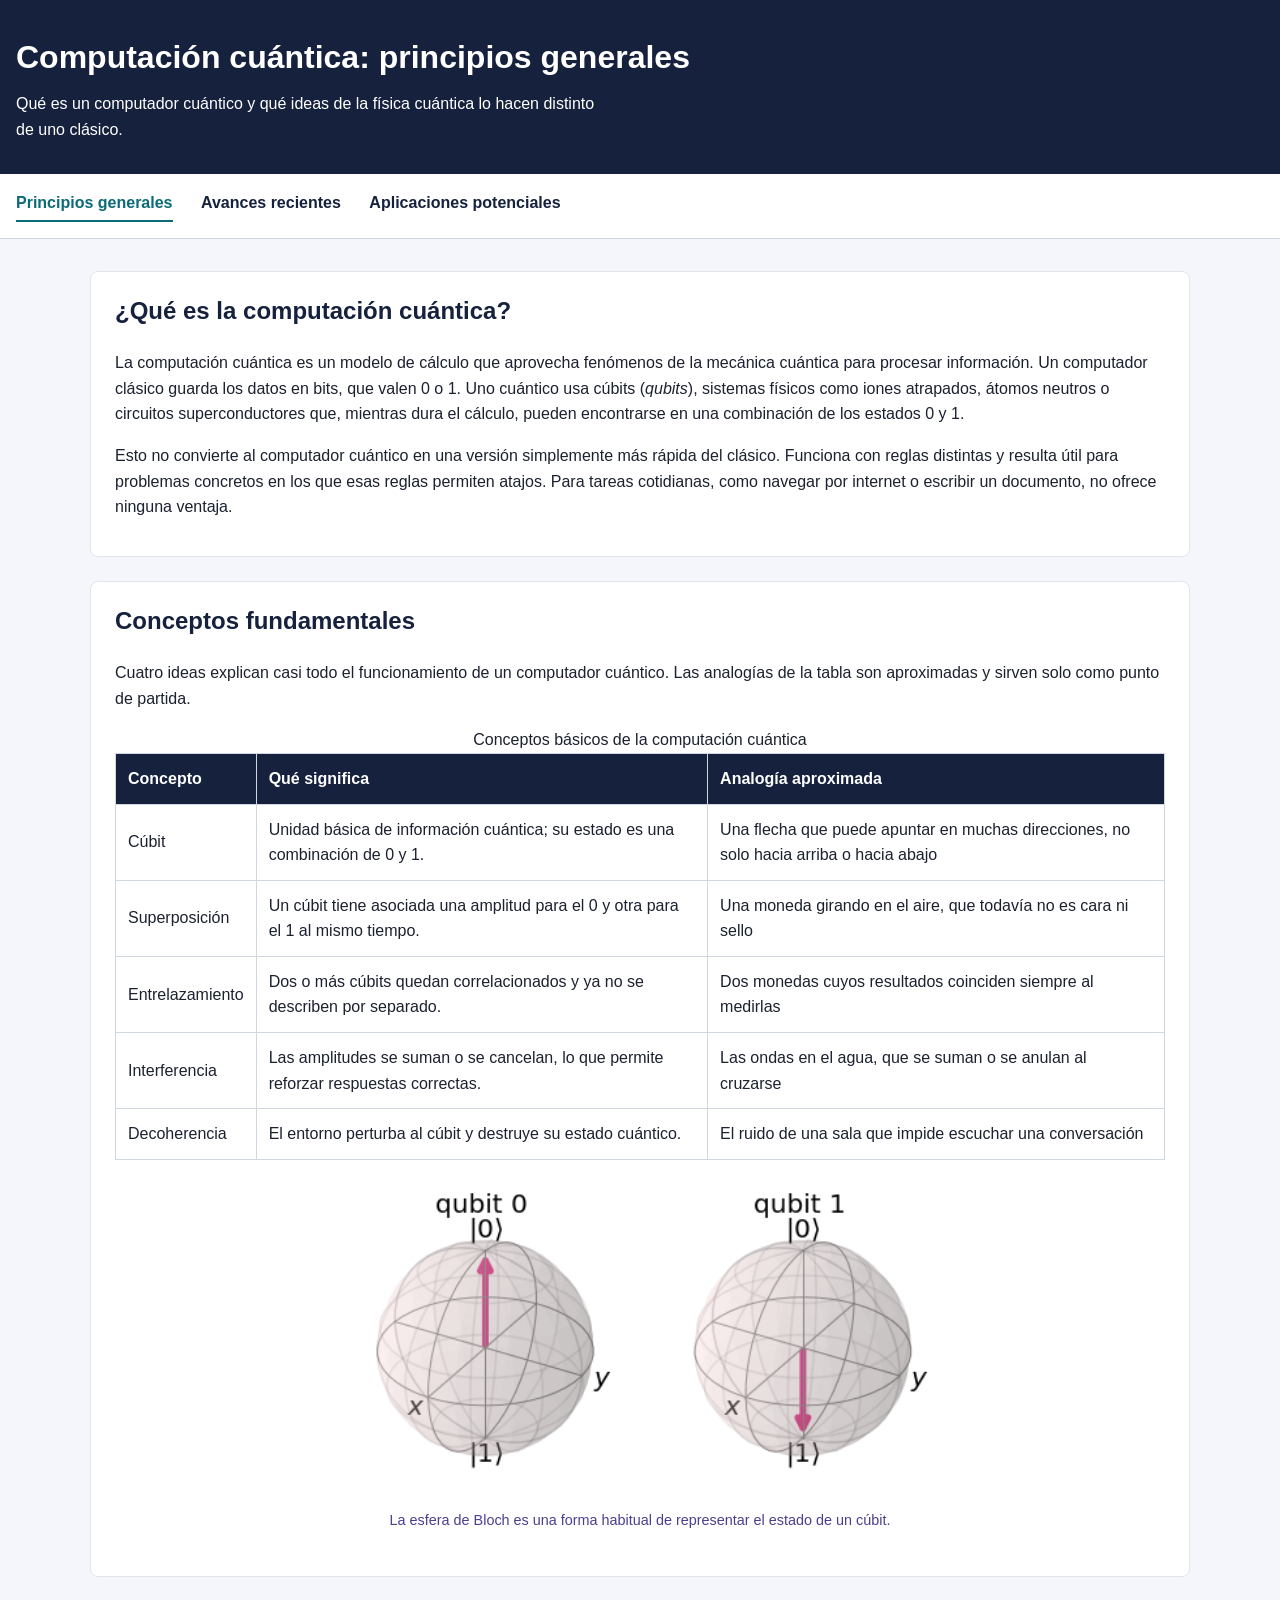
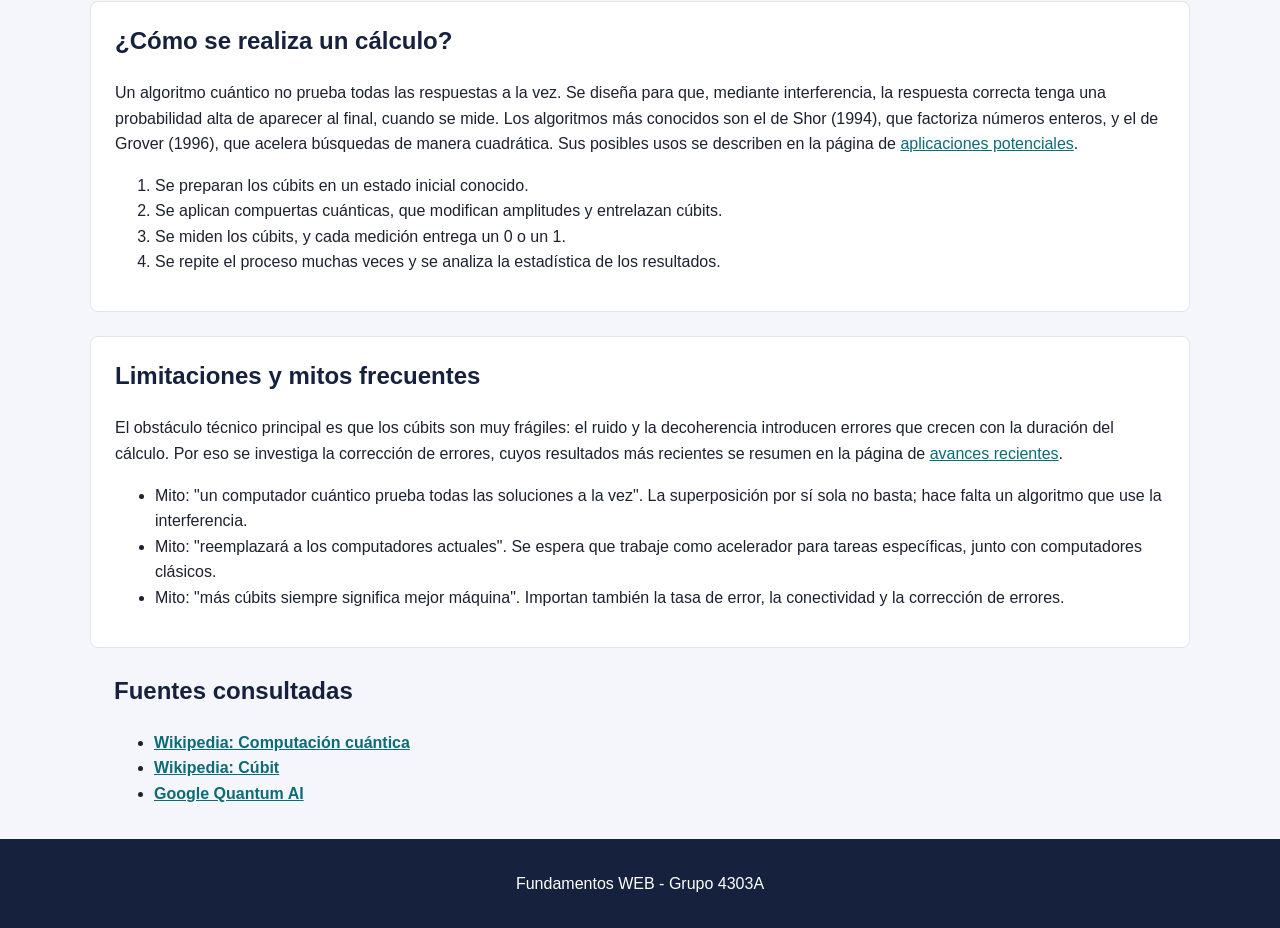
<file: index.html>
<!DOCTYPE html>
<html lang="es">
<head>
    <meta charset="UTF-8">
    <meta name="viewport" content="width=device-width, initial-scale=1.0">
    <title>Computación cuántica: principios generales</title>
    <link rel="stylesheet" href="css/styles.css">
</head>
<body>
    <header class="site-header">
        <h1 class="site-header__title">Computación cuántica: principios generales</h1>
        <p class="site-header__intro">Qué es un computador cuántico y qué ideas de la física cuántica lo hacen distinto de uno clásico.</p>
    </header>

    <nav class="main-nav">
        <a class="main-nav__link main-nav__link--active" href="index.html">Principios generales</a>
        <a class="main-nav__link" href="tema2.html">Avances recientes</a>
        <a class="main-nav__link" href="tema3.html">Aplicaciones potenciales</a>
    </nav>

    <main class="site-main">
        <section class="topic-section">
            <h2>¿Qué es la computación cuántica?</h2>
            <p>La computación cuántica es un modelo de cálculo que aprovecha fenómenos de la mecánica cuántica para procesar información. Un computador clásico guarda los datos en bits, que valen 0 o 1. Uno cuántico usa cúbits (<em>qubits</em>), sistemas físicos como iones atrapados, átomos neutros o circuitos superconductores que, mientras dura el cálculo, pueden encontrarse en una combinación de los estados 0 y 1.</p>
            <p>Esto no convierte al computador cuántico en una versión simplemente más rápida del clásico. Funciona con reglas distintas y resulta útil para problemas concretos en los que esas reglas permiten atajos. Para tareas cotidianas, como navegar por internet o escribir un documento, no ofrece ninguna ventaja.</p>
        </section>

        <section class="topic-section">
            <h2>Conceptos fundamentales</h2>
            <p>Cuatro ideas explican casi todo el funcionamiento de un computador cuántico. Las analogías de la tabla son aproximadas y sirven solo como punto de partida.</p>
            <table>
                <caption>Conceptos básicos de la computación cuántica</caption>
                <thead>
                    <tr>
                        <th>Concepto</th>
                        <th>Qué significa</th>
                        <th>Analogía aproximada</th>
                    </tr>
                </thead>
                <tbody>
                    <tr>
                        <td>Cúbit</td>
                        <td>Unidad básica de información cuántica; su estado es una combinación de 0 y 1.</td>
                        <td>Una flecha que puede apuntar en muchas direcciones, no solo hacia arriba o hacia abajo</td>
                    </tr>
                    <tr>
                        <td>Superposición</td>
                        <td>Un cúbit tiene asociada una amplitud para el 0 y otra para el 1 al mismo tiempo.</td>
                        <td>Una moneda girando en el aire, que todavía no es cara ni sello</td>
                    </tr>
                    <tr>
                        <td>Entrelazamiento</td>
                        <td>Dos o más cúbits quedan correlacionados y ya no se describen por separado.</td>
                        <td>Dos monedas cuyos resultados coinciden siempre al medirlas</td>
                    </tr>
                    <tr>
                        <td>Interferencia</td>
                        <td>Las amplitudes se suman o se cancelan, lo que permite reforzar respuestas correctas.</td>
                        <td>Las ondas en el agua, que se suman o se anulan al cruzarse</td>
                    </tr>
                    <tr>
                        <td>Decoherencia</td>
                        <td>El entorno perturba al cúbit y destruye su estado cuántico.</td>
                        <td>El ruido de una sala que impide escuchar una conversación</td>
                    </tr>
                </tbody>
            </table>
            <figure>
                <img src="img/tema1.png" alt="Esfera de Bloch: el estado 0 en el polo superior, el estado 1 en el polo inferior y una flecha intermedia que representa una superposición" width="600">
                <figcaption>La esfera de Bloch es una forma habitual de representar el estado de un cúbit.</figcaption>
            </figure>
        </section>

        <section class="topic-section">
            <h2>¿Cómo se realiza un cálculo?</h2>
            <p>Un algoritmo cuántico no prueba todas las respuestas a la vez. Se diseña para que, mediante interferencia, la respuesta correcta tenga una probabilidad alta de aparecer al final, cuando se mide. Los algoritmos más conocidos son el de Shor (1994), que factoriza números enteros, y el de Grover (1996), que acelera búsquedas de manera cuadrática. Sus posibles usos se describen en la página de <a href="tema3.html">aplicaciones potenciales</a>.</p>
            <ol>
                <li>Se preparan los cúbits en un estado inicial conocido.</li>
                <li>Se aplican compuertas cuánticas, que modifican amplitudes y entrelazan cúbits.</li>
                <li>Se miden los cúbits, y cada medición entrega un 0 o un 1.</li>
                <li>Se repite el proceso muchas veces y se analiza la estadística de los resultados.</li>
            </ol>
        </section>

        <section class="topic-section">
            <h2>Limitaciones y mitos frecuentes</h2>
            <p>El obstáculo técnico principal es que los cúbits son muy frágiles: el ruido y la decoherencia introducen errores que crecen con la duración del cálculo. Por eso se investiga la corrección de errores, cuyos resultados más recientes se resumen en la página de <a href="tema2.html">avances recientes</a>.</p>
            <ul>
                <li>Mito: "un computador cuántico prueba todas las soluciones a la vez". La superposición por sí sola no basta; hace falta un algoritmo que use la interferencia.</li>
                <li>Mito: "reemplazará a los computadores actuales". Se espera que trabaje como acelerador para tareas específicas, junto con computadores clásicos.</li>
                <li>Mito: "más cúbits siempre significa mejor máquina". Importan también la tasa de error, la conectividad y la corrección de errores.</li>
            </ul>
        </section>

        <section class="topic-section topic-section--sources">
            <h2>Fuentes consultadas</h2>
            <ul class="source-list">
                <li><a href="https://es.wikipedia.org/wiki/Computaci%C3%B3n_cu%C3%A1ntica">Wikipedia: Computación cuántica</a></li>
                <li><a href="https://es.wikipedia.org/wiki/Qubit">Wikipedia: Cúbit</a></li>
                <li><a href="https://quantumai.google/">Google Quantum AI</a></li>
            </ul>
        </section>
    </main>

    <footer class="site-footer">
        <p>Fundamentos WEB - Grupo 4303A</p>
    </footer>
</body>
</html>
</file>
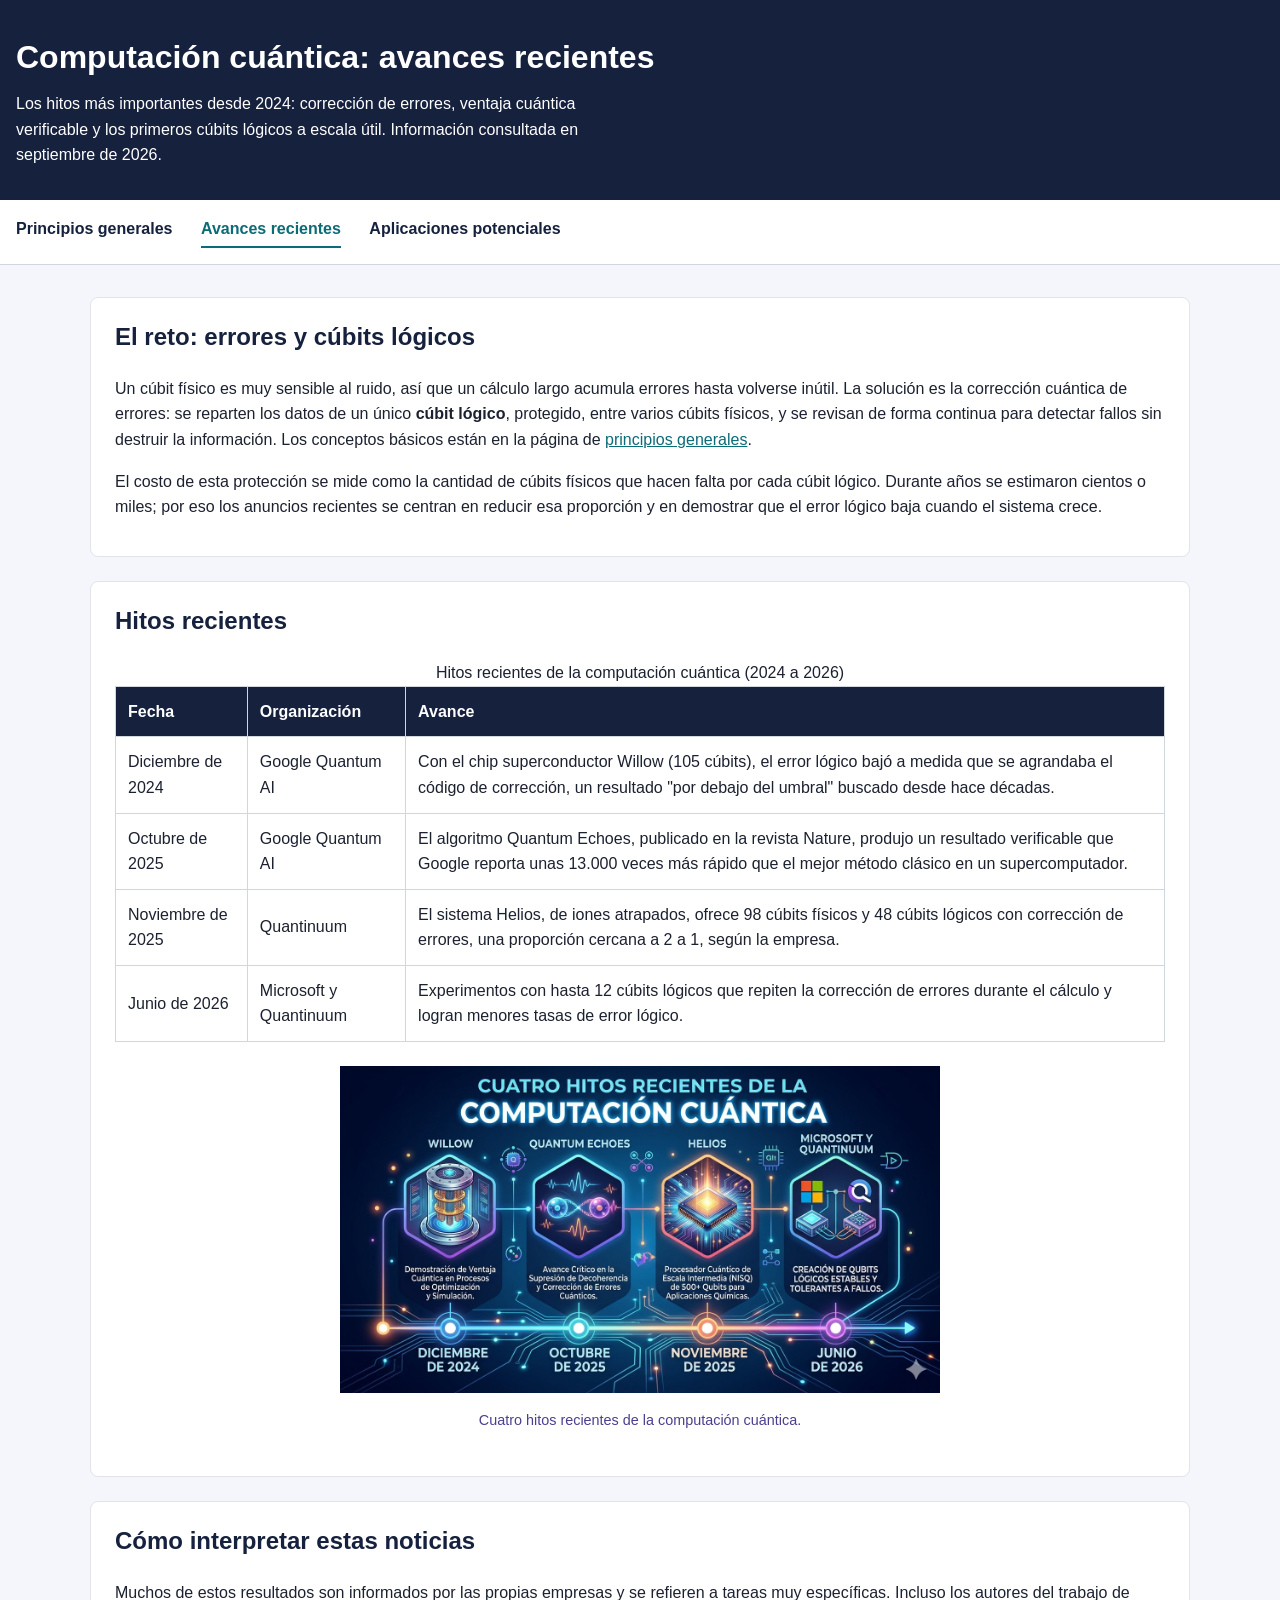
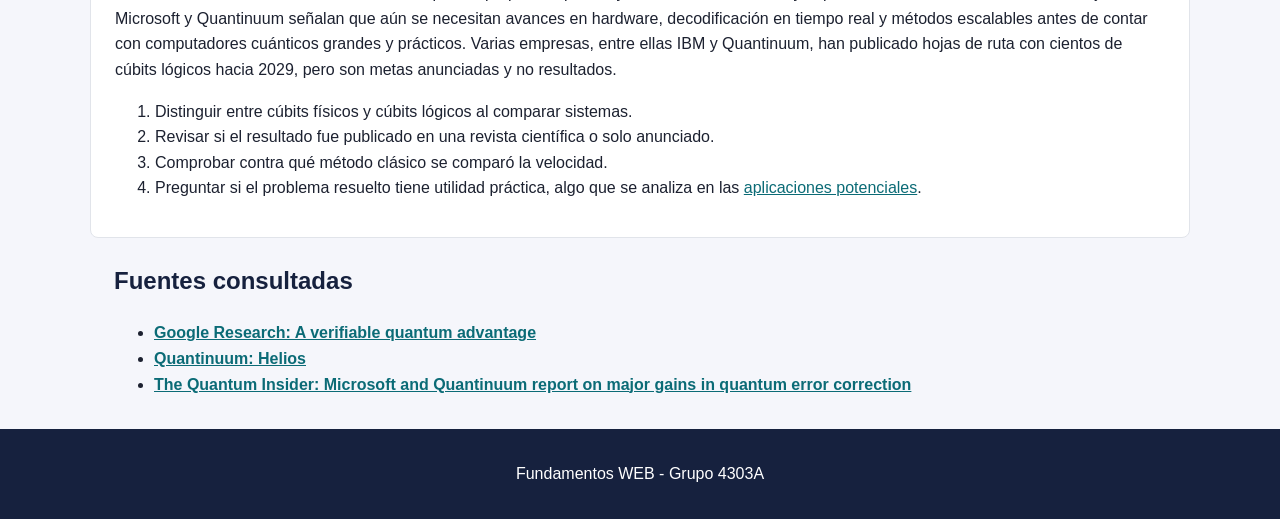
<file: tema2.html>
<!DOCTYPE html>
<html lang="es">
<head>
    <meta charset="UTF-8">
    <meta name="viewport" content="width=device-width, initial-scale=1.0">
    <title>Computación cuántica: avances recientes</title>
    <link rel="stylesheet" href="css/styles.css">
</head>
<body>
    <header class="site-header">
        <h1 class="site-header__title">Computación cuántica: avances recientes</h1>
        <p class="site-header__intro">Los hitos más importantes desde 2024: corrección de errores, ventaja cuántica verificable y los primeros cúbits lógicos a escala útil. Información consultada en septiembre de 2026.</p>
    </header>

    <nav class="main-nav">
        <a class="main-nav__link" href="index.html">Principios generales</a>
        <a class="main-nav__link main-nav__link--active" href="tema2.html">Avances recientes</a>
        <a class="main-nav__link" href="tema3.html">Aplicaciones potenciales</a>
    </nav>

    <main class="site-main">
        <section class="topic-section">
            <h2>El reto: errores y cúbits lógicos</h2>
            <p>Un cúbit físico es muy sensible al ruido, así que un cálculo largo acumula errores hasta volverse inútil. La solución es la corrección cuántica de errores: se reparten los datos de un único <strong>cúbit lógico</strong>, protegido, entre varios cúbits físicos, y se revisan de forma continua para detectar fallos sin destruir la información. Los conceptos básicos están en la página de <a href="index.html">principios generales</a>.</p>
            <p>El costo de esta protección se mide como la cantidad de cúbits físicos que hacen falta por cada cúbit lógico. Durante años se estimaron cientos o miles; por eso los anuncios recientes se centran en reducir esa proporción y en demostrar que el error lógico baja cuando el sistema crece.</p>
        </section>

        <section class="topic-section">
            <h2>Hitos recientes</h2>
            <table>
                <caption>Hitos recientes de la computación cuántica (2024 a 2026)</caption>
                <thead>
                    <tr>
                        <th>Fecha</th>
                        <th>Organización</th>
                        <th>Avance</th>
                    </tr>
                </thead>
                <tbody>
                    <tr>
                        <td>Diciembre de 2024</td>
                        <td>Google Quantum AI</td>
                        <td>Con el chip superconductor Willow (105 cúbits), el error lógico bajó a medida que se agrandaba el código de corrección, un resultado "por debajo del umbral" buscado desde hace décadas.</td>
                    </tr>
                    <tr>
                        <td>Octubre de 2025</td>
                        <td>Google Quantum AI</td>
                        <td>El algoritmo Quantum Echoes, publicado en la revista Nature, produjo un resultado verificable que Google reporta unas 13.000 veces más rápido que el mejor método clásico en un supercomputador.</td>
                    </tr>
                    <tr>
                        <td>Noviembre de 2025</td>
                        <td>Quantinuum</td>
                        <td>El sistema Helios, de iones atrapados, ofrece 98 cúbits físicos y 48 cúbits lógicos con corrección de errores, una proporción cercana a 2 a 1, según la empresa.</td>
                    </tr>
                    <tr>
                        <td>Junio de 2026</td>
                        <td>Microsoft y Quantinuum</td>
                        <td>Experimentos con hasta 12 cúbits lógicos que repiten la corrección de errores durante el cálculo y logran menores tasas de error lógico.</td>
                    </tr>
                </tbody>
            </table>
            <figure>
                <img src="img/tema2.jpg" alt="Línea de tiempo con cuatro hitos recientes: Willow en diciembre de 2024, Quantum Echoes en octubre de 2025, Helios en noviembre de 2025 y el trabajo de Microsoft y Quantinuum en junio de 2026" width="600">
                <figcaption>Cuatro hitos recientes de la computación cuántica.</figcaption>
            </figure>
        </section>

        <section class="topic-section">
            <h2>Cómo interpretar estas noticias</h2>
            <p>Muchos de estos resultados son informados por las propias empresas y se refieren a tareas muy específicas. Incluso los autores del trabajo de Microsoft y Quantinuum señalan que aún se necesitan avances en hardware, decodificación en tiempo real y métodos escalables antes de contar con computadores cuánticos grandes y prácticos. Varias empresas, entre ellas IBM y Quantinuum, han publicado hojas de ruta con cientos de cúbits lógicos hacia 2029, pero son metas anunciadas y no resultados.</p>
            <ol>
                <li>Distinguir entre cúbits físicos y cúbits lógicos al comparar sistemas.</li>
                <li>Revisar si el resultado fue publicado en una revista científica o solo anunciado.</li>
                <li>Comprobar contra qué método clásico se comparó la velocidad.</li>
                <li>Preguntar si el problema resuelto tiene utilidad práctica, algo que se analiza en las <a href="tema3.html">aplicaciones potenciales</a>.</li>
            </ol>
        </section>

        <section class="topic-section topic-section--sources">
            <h2>Fuentes consultadas</h2>
            <ul class="source-list">
                <li><a href="https://research.google/blog/a-verifiable-quantum-advantage/">Google Research: A verifiable quantum advantage</a></li>
                <li><a href="https://www.quantinuum.com/products-solutions/quantinuum-systems/helios">Quantinuum: Helios</a></li>
                <li><a href="https://thequantuminsider.com/2026/06/13/microsoft-and-quantinuum-report-on-major-gains-in-quantum-error-correction/">The Quantum Insider: Microsoft and Quantinuum report on major gains in quantum error correction</a></li>
            </ul>
        </section>
    </main>

    <footer class="site-footer">
        <p>Fundamentos WEB - Grupo 4303A</p>
    </footer>
</body>
</html>
</file>
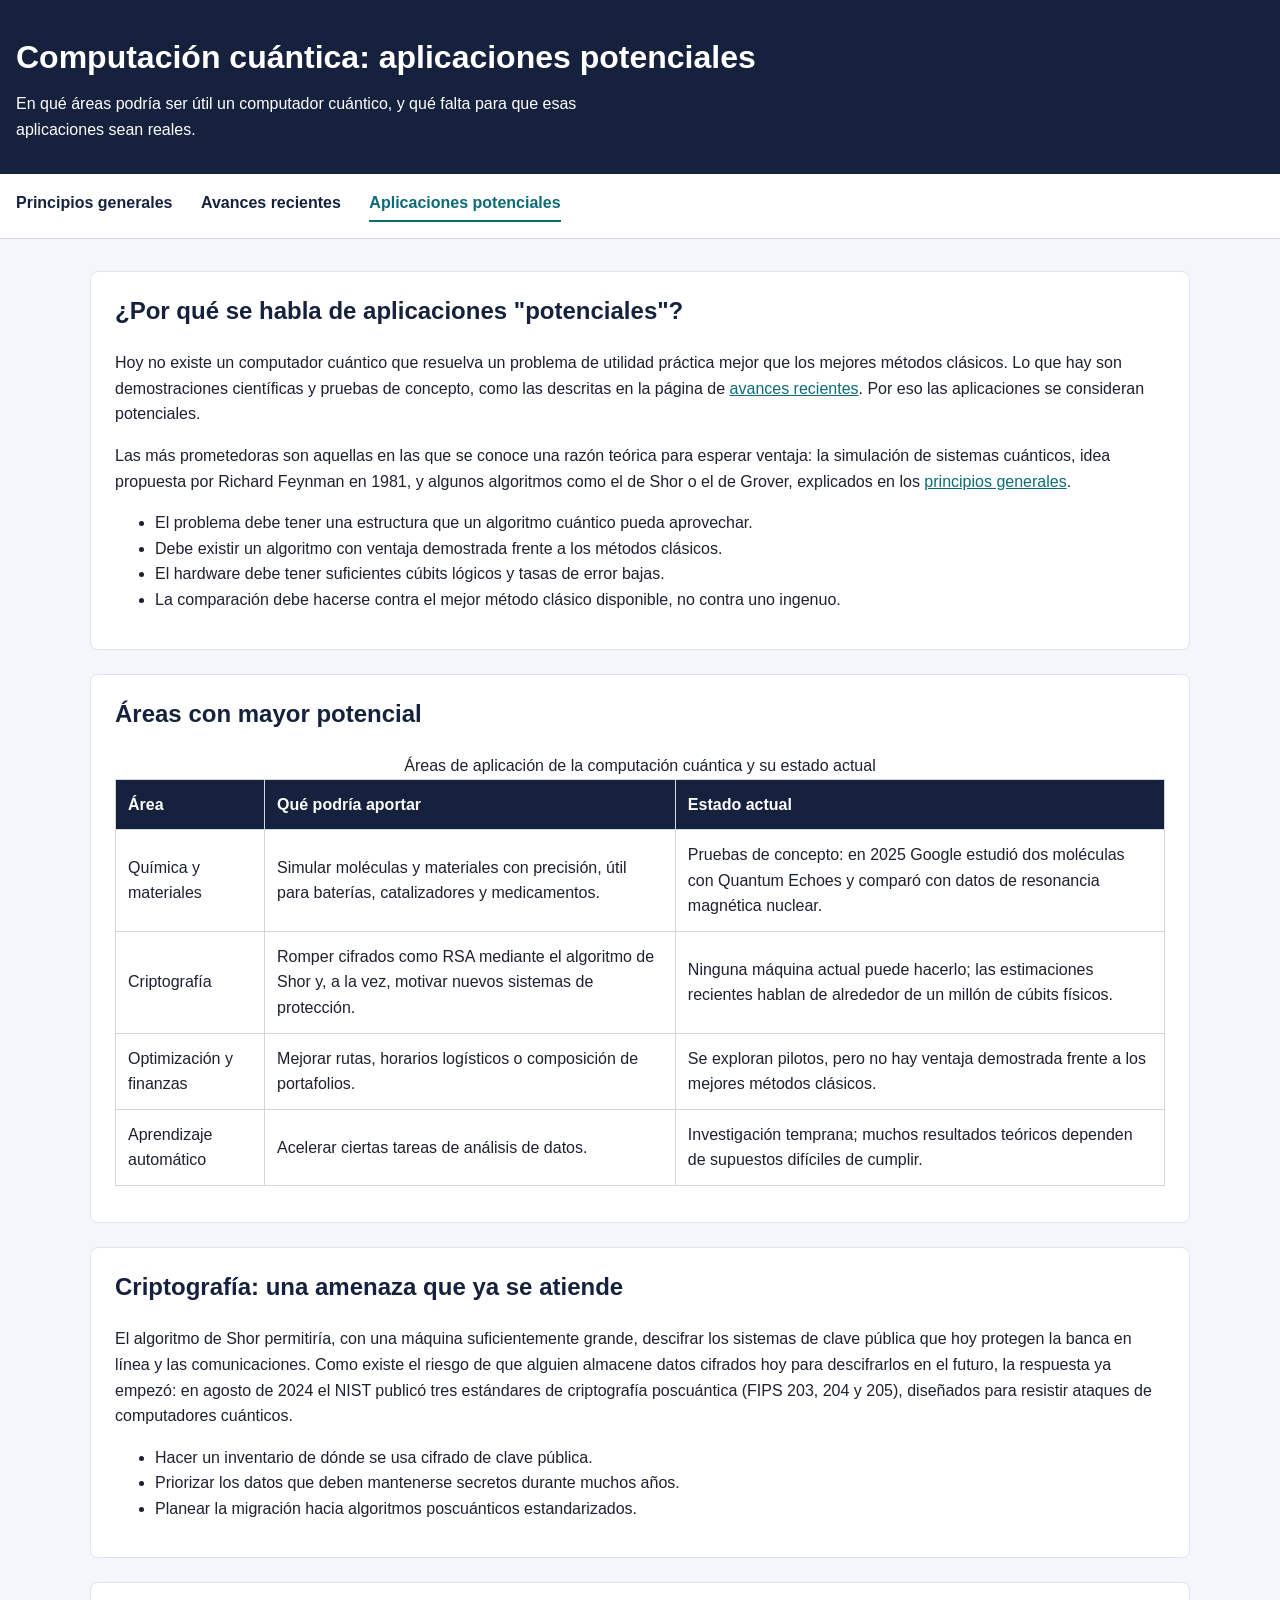
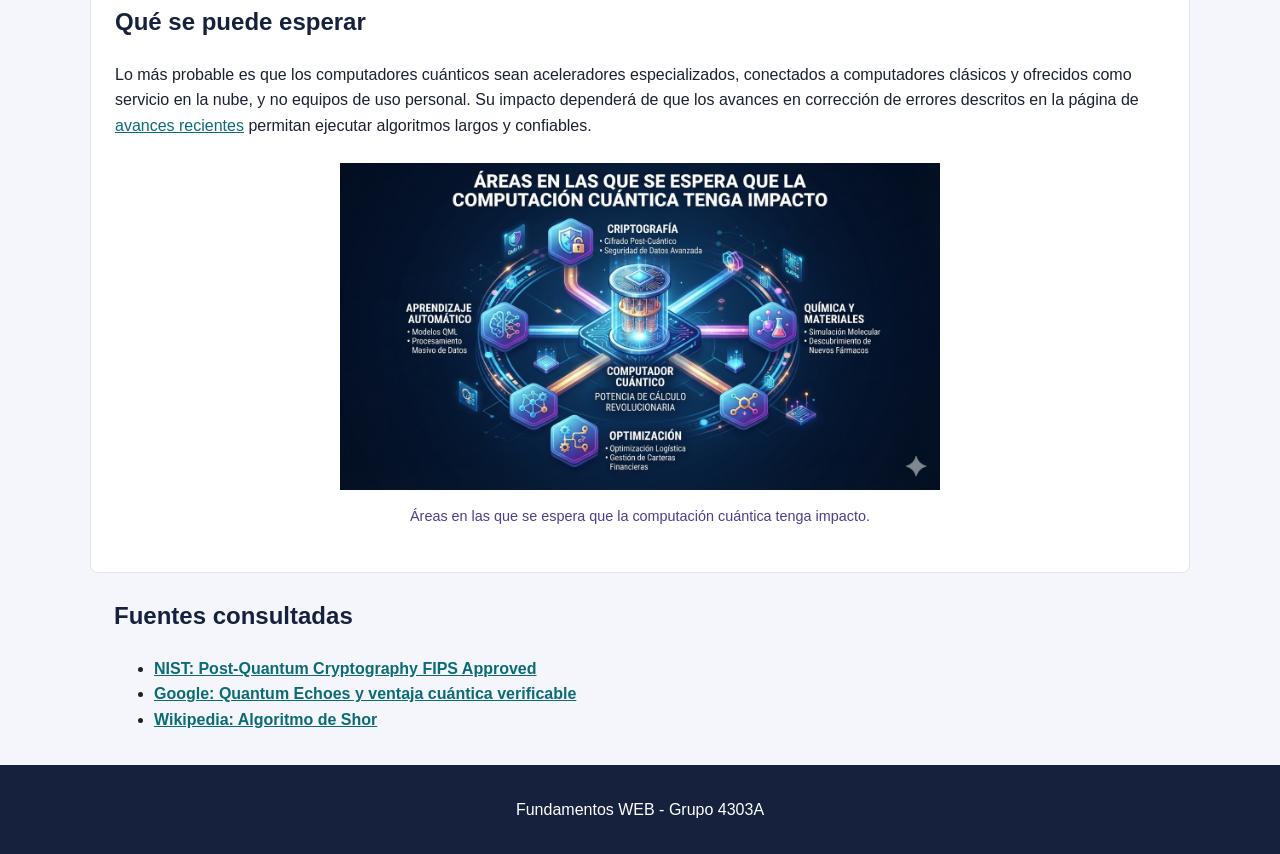
<file: tema3.html>
<!DOCTYPE html>
<html lang="es">
<head>
    <meta charset="UTF-8">
    <meta name="viewport" content="width=device-width, initial-scale=1.0">
    <title>Computación cuántica: aplicaciones potenciales</title>
    <link rel="stylesheet" href="css/styles.css">
</head>
<body>
    <header class="site-header">
        <h1 class="site-header__title">Computación cuántica: aplicaciones potenciales</h1>
        <p class="site-header__intro">En qué áreas podría ser útil un computador cuántico, y qué falta para que esas aplicaciones sean reales.</p>
    </header>

    <nav class="main-nav">
        <a class="main-nav__link" href="index.html">Principios generales</a>
        <a class="main-nav__link" href="tema2.html">Avances recientes</a>
        <a class="main-nav__link main-nav__link--active" href="tema3.html">Aplicaciones potenciales</a>
    </nav>

    <main class="site-main">
        <section class="topic-section">
            <h2>¿Por qué se habla de aplicaciones "potenciales"?</h2>
            <p>Hoy no existe un computador cuántico que resuelva un problema de utilidad práctica mejor que los mejores métodos clásicos. Lo que hay son demostraciones científicas y pruebas de concepto, como las descritas en la página de <a href="tema2.html">avances recientes</a>. Por eso las aplicaciones se consideran potenciales.</p>
            <p>Las más prometedoras son aquellas en las que se conoce una razón teórica para esperar ventaja: la simulación de sistemas cuánticos, idea propuesta por Richard Feynman en 1981, y algunos algoritmos como el de Shor o el de Grover, explicados en los <a href="index.html">principios generales</a>.</p>
            <ul>
                <li>El problema debe tener una estructura que un algoritmo cuántico pueda aprovechar.</li>
                <li>Debe existir un algoritmo con ventaja demostrada frente a los métodos clásicos.</li>
                <li>El hardware debe tener suficientes cúbits lógicos y tasas de error bajas.</li>
                <li>La comparación debe hacerse contra el mejor método clásico disponible, no contra uno ingenuo.</li>
            </ul>
        </section>

        <section class="topic-section">
            <h2>Áreas con mayor potencial</h2>
            <table>
                <caption>Áreas de aplicación de la computación cuántica y su estado actual</caption>
                <thead>
                    <tr>
                        <th>Área</th>
                        <th>Qué podría aportar</th>
                        <th>Estado actual</th>
                    </tr>
                </thead>
                <tbody>
                    <tr>
                        <td>Química y materiales</td>
                        <td>Simular moléculas y materiales con precisión, útil para baterías, catalizadores y medicamentos.</td>
                        <td>Pruebas de concepto: en 2025 Google estudió dos moléculas con Quantum Echoes y comparó con datos de resonancia magnética nuclear.</td>
                    </tr>
                    <tr>
                        <td>Criptografía</td>
                        <td>Romper cifrados como RSA mediante el algoritmo de Shor y, a la vez, motivar nuevos sistemas de protección.</td>
                        <td>Ninguna máquina actual puede hacerlo; las estimaciones recientes hablan de alrededor de un millón de cúbits físicos.</td>
                    </tr>
                    <tr>
                        <td>Optimización y finanzas</td>
                        <td>Mejorar rutas, horarios logísticos o composición de portafolios.</td>
                        <td>Se exploran pilotos, pero no hay ventaja demostrada frente a los mejores métodos clásicos.</td>
                    </tr>
                    <tr>
                        <td>Aprendizaje automático</td>
                        <td>Acelerar ciertas tareas de análisis de datos.</td>
                        <td>Investigación temprana; muchos resultados teóricos dependen de supuestos difíciles de cumplir.</td>
                    </tr>
                </tbody>
            </table>
        </section>

        <section class="topic-section">
            <h2>Criptografía: una amenaza que ya se atiende</h2>
            <p>El algoritmo de Shor permitiría, con una máquina suficientemente grande, descifrar los sistemas de clave pública que hoy protegen la banca en línea y las comunicaciones. Como existe el riesgo de que alguien almacene datos cifrados hoy para descifrarlos en el futuro, la respuesta ya empezó: en agosto de 2024 el NIST publicó tres estándares de criptografía poscuántica (FIPS 203, 204 y 205), diseñados para resistir ataques de computadores cuánticos.</p>
            <ul>
                <li>Hacer un inventario de dónde se usa cifrado de clave pública.</li>
                <li>Priorizar los datos que deben mantenerse secretos durante muchos años.</li>
                <li>Planear la migración hacia algoritmos poscuánticos estandarizados.</li>
            </ul>
        </section>

        <section class="topic-section">
            <h2>Qué se puede esperar</h2>
            <p>Lo más probable es que los computadores cuánticos sean aceleradores especializados, conectados a computadores clásicos y ofrecidos como servicio en la nube, y no equipos de uso personal. Su impacto dependerá de que los avances en corrección de errores descritos en la página de <a href="tema2.html">avances recientes</a> permitan ejecutar algoritmos largos y confiables.</p>
            <figure>
                <img src="img/tema3.jpeg" alt="Diagrama con un computador cuántico en el centro conectado a cuatro áreas de aplicación: criptografía, química y materiales, optimización y aprendizaje automático" width="600">
                <figcaption>Áreas en las que se espera que la computación cuántica tenga impacto.</figcaption>
            </figure>
        </section>

        <section class="topic-section topic-section--sources">
            <h2>Fuentes consultadas</h2>
            <ul class="source-list">
                <li><a href="https://csrc.nist.gov/news/2024/postquantum-cryptography-fips-approved">NIST: Post-Quantum Cryptography FIPS Approved</a></li>
                <li><a href="https://blog.google/innovation-and-ai/technology/research/quantum-echoes-willow-verifiable-quantum-advantage/">Google: Quantum Echoes y ventaja cuántica verificable</a></li>
                <li><a href="https://es.wikipedia.org/wiki/Algoritmo_de_Shor">Wikipedia: Algoritmo de Shor</a></li>
            </ul>
        </section>
    </main>

    <footer class="site-footer">
        <p>Fundamentos WEB - Grupo 4303A</p>
    </footer>
</body>
</html>
</file>
<file: css/styles.css>
:root {
    --color-primary: #16213e;
    --color-secondary: #4b3f8f;
    --color-accent: #0b6b76;
    --color-bg: #f5f6fb;
    --color-surface: #ffffff;
    --color-text: #1c2130;
}

/*
   Base
*/
* {
    box-sizing: border-box;
}

body {
    margin: 0;
    font-family: Arial, Helvetica, sans-serif;
    line-height: 1.6;
    background-color: var(--color-bg);
    color: var(--color-text);
}

img {
    max-width: 100%;
    height: auto;
}

/*
   Encabezado y navegación
*/
.site-header {
    background-color: var(--color-primary);
    color: #ffffff;
    padding: 2rem 1rem;
}

.site-header__title {
    margin: 0 0 0.5rem 0;
}

.site-header__intro {
    margin: 0;
    max-width: 65ch;
}

.main-nav {
    background-color: var(--color-surface);
    padding: 1rem;
    border-bottom: 1px solid #d0d7de;
}

.main-nav__link {
    display: inline-block;
    color: var(--color-primary);
    text-decoration: none;
    margin-right: 1.5rem;
    font-weight: bold;
    padding-bottom: 0.25rem;
}

.main-nav__link:hover,
.main-nav__link:focus {
    text-decoration: underline;
    color: var(--color-accent);
}

.main-nav__link--active {
    color: var(--color-accent);
    border-bottom: 2px solid var(--color-accent);
}

/*
   Contenido principal
*/
.site-main {
    width: min(1100px, 92%);
    margin: 2rem auto;
}

.topic-section {
    background-color: var(--color-surface);
    padding: 1.25rem 1.5rem;
    margin-bottom: 1.5rem;
    border-radius: 0.5rem;
    border: 1px solid #e1e4ea;
}

.topic-section h2 {
    color: var(--color-primary);
    margin-top: 0;
}

.topic-section--sources {
    background-color: transparent;
    border: none;
    padding: 0 1.5rem;
}

/*
   Tablas, imágenes y enlaces
*/
table {
    width: 100%;
    border-collapse: collapse;
    margin: 1rem 0;
}

th, td {
    border: 1px solid #d0d7de;
    padding: 0.75rem;
    text-align: left;
}

th {
    background-color: var(--color-primary);
    color: #ffffff;
}

figure {
    margin: 1.5rem 0;
    text-align: center;
}

figcaption {
    font-size: 0.9rem;
    color: var(--color-secondary);
    margin-top: 0.5rem;
}

a {
    color: var(--color-accent);
}

a:hover,
a:focus {
    color: var(--color-secondary);
}

.source-list a {
    font-weight: bold;
}

/*
   Pie de página
*/
.site-footer {
    background-color: var(--color-primary);
    color: #ffffff;
    text-align: center;
    padding: 1rem;
    margin-top: 2rem;
}
</file>
